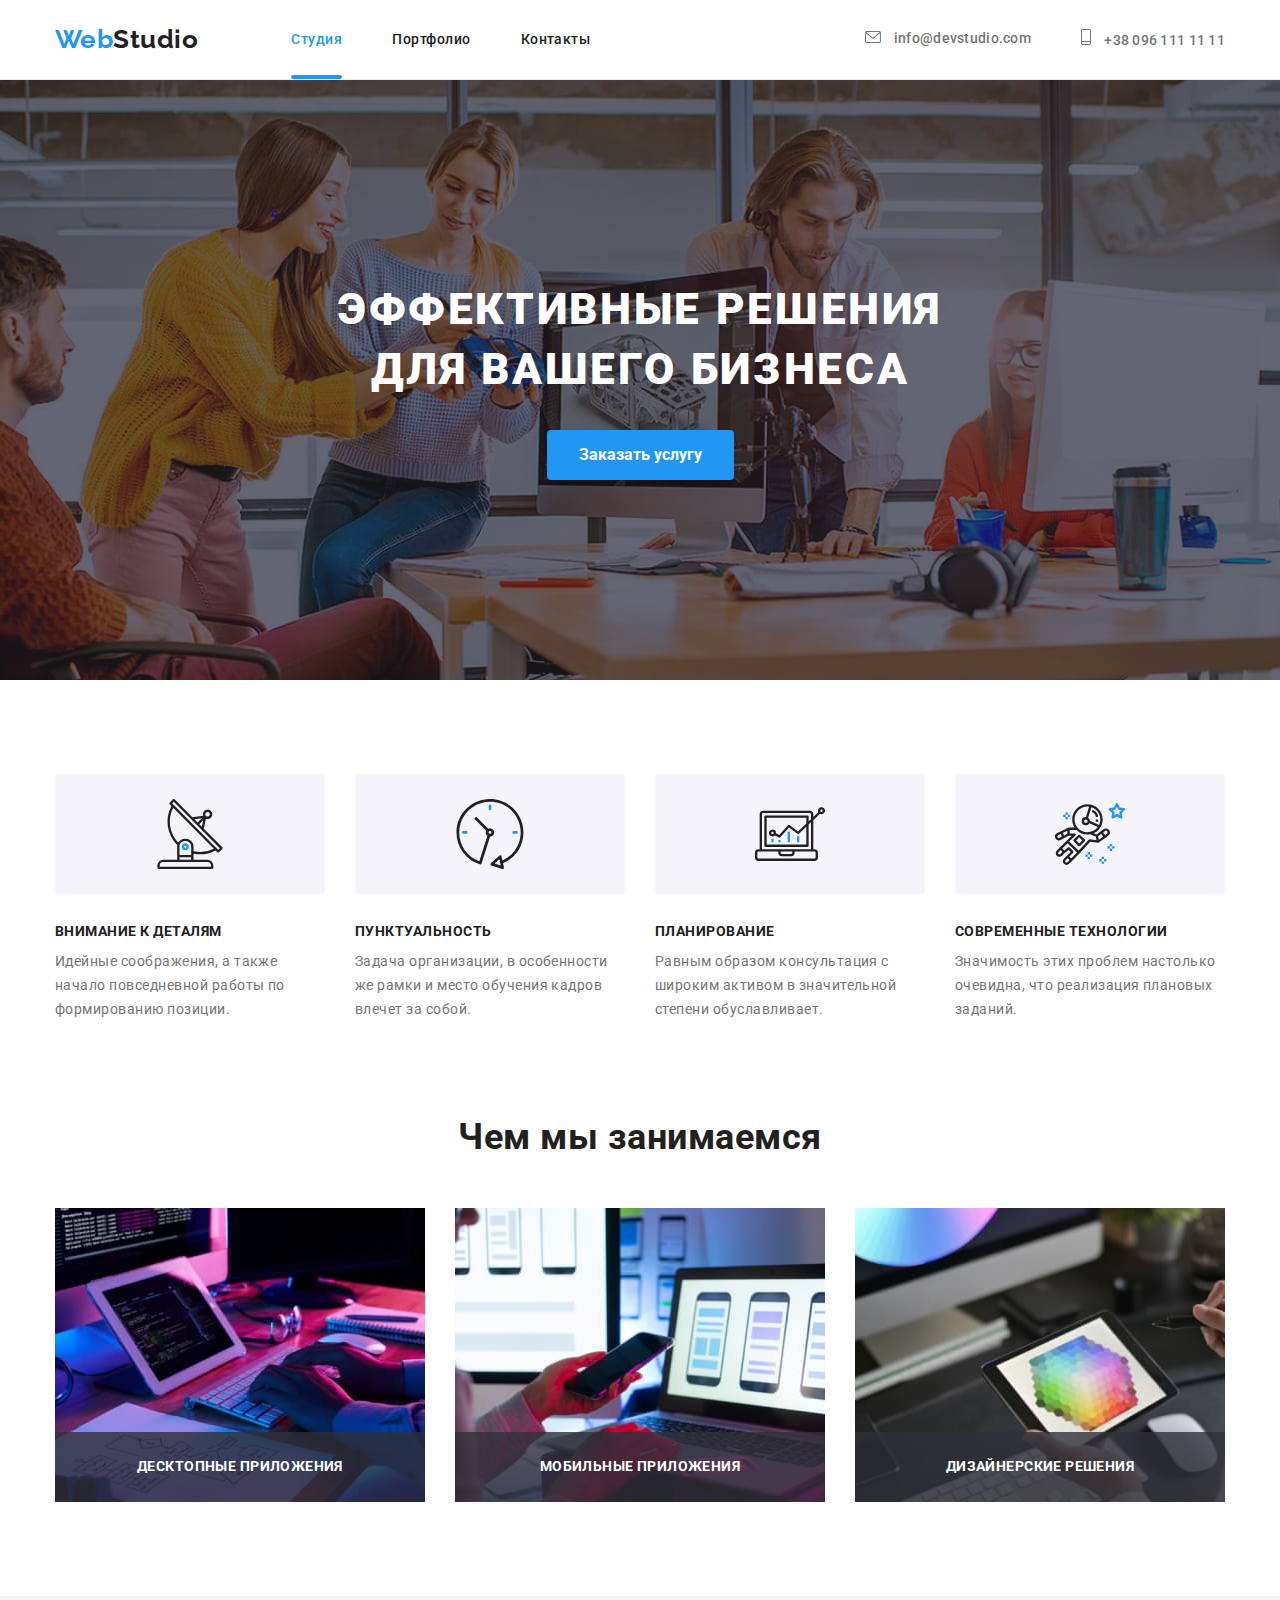
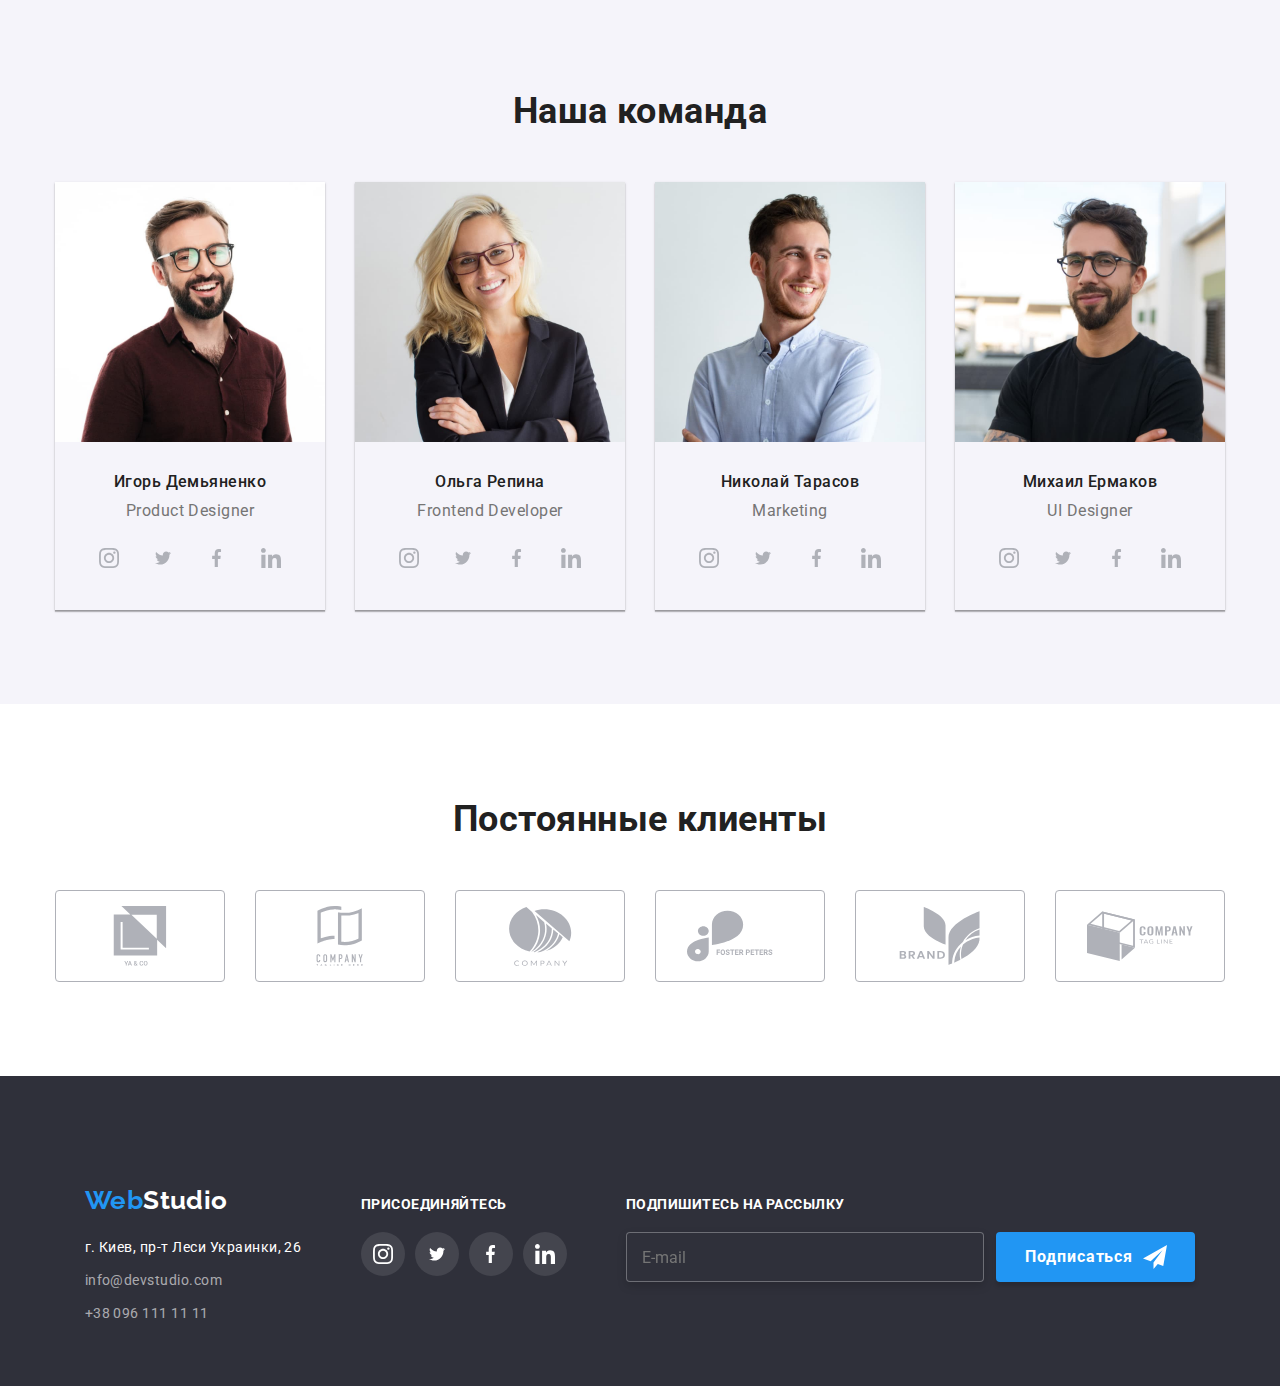
<file: index.html>
<!DOCTYPE html>
<html lang="ru">
  <head>
    <meta charset="UTF-8" />
    <meta http-equiv="X-UA-Compatible" content="IE=edge" />
    <meta name="viewport" content="width=device-width, initial-scale=1.0" />
    <title>Студия</title>
    <link rel="preconnect" href="https://fonts.googleapis.com" />
    <link rel="preconnect" href="https://fonts.gstatic.com" crossorigin />
    <link
      href="https://fonts.googleapis.com/css2?family=Raleway:wght@700&family=Roboto:wght@400;500;700;900&display=swap"
      rel="stylesheet"
    />
    <link
      rel="stylesheet"
      href="https://cdnjs.cloudflare.com/ajax/libs/modern-normalize/1.1.0/modern-normalize.min.css"
    />
    <!-- <link rel="stylesheet" href="./css/styles.css" /> -->
    <link rel="stylesheet" href="./css/main.min.css" />
  </head>

  <body>
    <!--главный блок навигации-->
    <!--Header-->

    <header class="header">
      <div class="container">
        <a href="" class="logo header__logo">
          <span class="logo-accent">Web</span>Studio
        </a>

        <nav class="nav">
          <ul class="nav__list list">
            <li class="nav__link">
              <a href="./index.html" class="link current">Студия</a>
            </li>
            <li class="nav__link">
              <a href="./portfolio.html" class="link">Портфолио</a>
            </li>
            <li class="nav__link">
              <a href="#" class="link">Контакты</a>
            </li>
          </ul>
        </nav>

        <!--Contact list-->
        <ul class="contact list">
          <li class="contact__item">
            <a href="mailto:info@devstudio.com" class="link">
              <svg class="envelope-icon" width="16" height="12">
                <use href="./images/icons.svg#icon-envelope"></use>
              </svg>
              info@devstudio.com
            </a>
          </li>
          <li class="contact__item">
            <a href="tel:+380961111111" class="link">
              <svg class="envelope-icon" width="10" height="16">
                <use href="./images/icons.svg#icon-telephone"></use>
              </svg>
              +38 096 111 11 11
            </a>
          </li>
        </ul>

        <!-- Contacts-mob-btn-->
        <!-- <div class="container"> -->
        <button class="mobile-btn menu-open-btn" type="button">
          <svg class="icon" width="40" height="40">
            <use href="./images/icons.svg#icon-menu"></use>
          </svg>
        </button>

        <!-- Contacts-mob-menu-->
        <div class="mob-menu is-hidden">
          <div class="container">
            <button type="button" class="mob-close-btn menu-close-btn">
              <svg class="icon-close" width="18" height="18">
                <use href="./images/icons.svg#icon-close"></use>
              </svg>
            </button>
            <div class="mob-menu-top">
              <ul class="mob-menu-list list">
                <li class="mob-menu-item">
                  <a href="./index.html" class="mob-menu-link current"
                    >Студия</a
                  >
                </li>
                <li class="mob-menu-item">
                  <a href="./portfolio.html" class="mob-menu-link">Портфолио</a>
                </li>
                <li class="mob-menu-item">
                  <a href="#" class="mob-menu-link">Контакты</a>
                </li>
              </ul>
            </div>
            <!-- Contacts-mob -->
            <div class="mob-menu-bottom">
              <ul class="mob-contact list">
                <li class="mob-contact__item">
                  <a href="tel:+380961111111" class="mob-contact__tel link">
                    +38 096 111 11 11
                  </a>
                </li>
                <li class="mob-contact__item">
                  <a
                    href="mailto:info@devstudio.com"
                    class="mob-contact__mail link"
                  >
                    info@devstudio.com
                  </a>
                </li>
              </ul>

              <ul class="mob-soc-list list">
                <li class="mob-soc-list__item">
                  <a href="" class="mob-soc-list__link"> Instagram </a>
                </li>
                <li class="mob-soc-list__item">
                  <a href="" class="mob-soc-list__link"> Twitter </a>
                </li>

                <li class="mob-soc-list__item">
                  <a href="" class="mob-soc-list__link"> Facebook </a>
                </li>
                <li class="mob-soc-list__item">
                  <a href="" class="mob-soc-list__link"> Linkedin </a>
                </li>
              </ul>
            </div>
          </div>
        </div>
      </div>
    </header>

    <!-- hero -->
    <main>
      <section class="hero">
        <div class="container">
          <h1 class="hero__title">Эффективные решения для вашего бизнеса</h1>
          <button type="button" class="hero__button" data-modal-open>
            Заказать услугу
          </button>
        </div>
      </section>

      <!-- Features -->
      <section class="features">
        <!--to hide h2-->
        <h2 style="display: none">Наши особенности</h2>
        <div class="container">
          <ul class="features-list list">
            <li class="features-list__item feature-icon feature-icon--satelite">
              <h3 class="features-list__title">Внимание к деталям</h3>
              <p class="features-list__text">
                Идейные соображения, а также начало повседневной работы по
                формированию позиции.
              </p>
            </li>

            <li class="features-list__item feature-icon feature-icon--clock">
              <h3 class="features-list__title">Пунктуальность</h3>
              <p class="features-list__text">
                Задача организации, в особенности же рамки и место обучения
                кадров влечет за собой.
              </p>
            </li>

            <li class="features-list__item feature-icon feature-icon--diagram">
              <h3 class="features-list__title">Планирование</h3>
              <p class="features-list__text">
                Равным образом консультация с широким активом в значительной
                степени обуславливает.
              </p>
            </li>

            <li
              class="features-list__item feature-icon feature-icon--astrounaut"
            >
              <h3 class="features-list__title">Современные технологии</h3>
              <p class="features-list__text">
                Значимость этих проблем настолько очевидна, что реализация
                плановых заданий.
              </p>
            </li>
          </ul>
        </div>
      </section>

      <!-- Photos -->
      <section class="section our-works">
        <div class="container">
          <h2 class="section__title">Чем мы занимаемся</h2>

          <ul class="cards-list list">
            <li class="cards-list__item">
              <div class="cards-list__top-wrap">
                <img
                  src="./images/img_1.jpg"
                  alt="Работа на компьютере"
                  width="370"
                />
                <p class="cards-list__top-text">десктопные приложения</p>
              </div>
            </li>
            <li class="cards-list__item">
              <div class="cards-list__top-wrap">
                <img
                  src="./images/img_2.jpg"
                  alt="Работа на компьютере и телефоне"
                  width="370"
                />
                <p class="cards-list__top-text">Мобильные приложения</p>
              </div>
            </li>
            <li class="cards-list__item">
              <div class="cards-list__top-wrap">
                <img
                  src="./images/img_3.jpg"
                  alt="Работа на компьютере и планшете"
                  width="370"
                />
                <p class="cards-list__top-text">Дизайнерские решения</p>
              </div>
            </li>
          </ul>
        </div>
      </section>

      <!--Our team-->
      <section class="team section">
        <div class="container">
          <h2 class="section__title">Наша команда</h2>
          <ul class="team-list list">
            <li class="team-list__item member">
              <picture>
                <source
                  srcset="
                    ./images/img_product_designer.jpg         1x,
                    ./images/img_product_designer-desk-2x.jpg 2x
                  "
                  media="(min-width: 1200px)"
                />
                <source
                  srcset="
                    ./images/img_product_designer-tab-1x.jpg 1x,
                    ./images/img_product_designer-tab-2x.jpg 2x
                  "
                  media="(min-width: 768px)"
                />
                <source
                  srcset="
                    ./images/img_product_designer-mob-1x.jpg 1x,
                    ./images/img_product_designer-mob-2x.jpg 2x
                  "
                  media="(min-width: 320px)"
                />
                <img
                  class="member__photo"
                  src="./images/img_product_designer.jpg"
                  alt="Product Designer"
                  width="270"
                />
              </picture>
              <!-- <img
                class="member__photo"
                src="./images/img_product_designer.jpg"
                alt="Product Designer"
                width="270"
              /> -->
              <div class="member__info">
                <h3 class="member__name">Игорь Демьяненко</h3>
                <p lang="en" class="member__position">Product Designer</p>

                <ul class="soc-list list">
                  <li class="soc-list__item">
                    <a href="" class="soc-list__link">
                      <svg class="icon" width="20" height="20">
                        <use href="./images/icons.svg#icon-instagram"></use>
                      </svg>
                    </a>
                  </li>
                  <li class="soc-list__item">
                    <a href="" class="soc-list__link">
                      <svg class="icon" width="16.25" height="20">
                        <use href="./images/icons.svg#icon-twitter"></use>
                      </svg>
                    </a>
                  </li>
                  <li class="soc-list__item">
                    <a href="" class="soc-list__link">
                      <svg class="icon" width="10" height="20">
                        <use href="./images/icons.svg#icon-facebook"></use>
                      </svg>
                    </a>
                  </li>

                  <li class="soc-list__item">
                    <a href="" class="soc-list__link">
                      <svg class="icon" width="20" height="20">
                        <use href="./images/icons.svg#icon-linkedin"></use>
                      </svg>
                    </a>
                  </li>
                </ul>
              </div>
            </li>
            <li class="team-list__item member">
              <picture>
                <source
                  srcset="
                    ./images/img_frontend_developer.jpg         1x,
                    ./images/img_frontend_developer-desk-2x.jpg 2x
                  "
                  media="(min-width: 1200px)"
                />
                <source
                  srcset="
                    ./images/img_frontend_developer-tab-1x.jpg 1x,
                    ./images/img_frontend_developer-tab-2x.jpg 2x
                  "
                  media="(min-width: 768px)"
                />
                <source
                  srcset="
                    ./images/img_frontend_developer-mob-1x.jpg 1x,
                    ./images/img_frontend_developer-mob-2x.jpg 2x
                  "
                  media="(min-width: 320px)"
                />
                <img
                  class="member__photo"
                  src="./images/img_frontend_developer.jpg"
                  alt="Frontend Developer"
                  width="270"
                />
              </picture>
              <!-- <img
                class="member__photo"
                src="./images/img_frontend_developer.jpg"
                alt="Frontend Developer"
                width="270"
              /> -->
              <div class="member__info">
                <h3 class="member__name">Ольга Репина</h3>
                <p lang="en" class="member__position">Frontend Developer</p>

                <ul class="soc-list list">
                  <li class="soc-list__item">
                    <a href="" class="soc-list__link">
                      <svg class="icon" width="20" height="20">
                        <use href="./images/icons.svg#icon-instagram"></use>
                      </svg>
                    </a>
                  </li>
                  <li class="soc-list__item">
                    <a href="" class="soc-list__link">
                      <svg class="icon" width="16.25" height="20">
                        <use href="./images/icons.svg#icon-twitter"></use>
                      </svg>
                    </a>
                  </li>
                  <li class="soc-list__item">
                    <a href="" class="soc-list__link">
                      <svg class="icon" width="10" height="20">
                        <use href="./images/icons.svg#icon-facebook"></use>
                      </svg>
                    </a>
                  </li>
                  <li class="soc-list__item">
                    <a href="" class="soc-list__link">
                      <svg class="icon" width="20" height="20">
                        <use href="./images/icons.svg#icon-linkedin"></use>
                      </svg>
                    </a>
                  </li>
                </ul>
              </div>
            </li>
            <li class="team-list__item member">
              <picture>
                <source
                  srcset="
                    ./images/img_marketing.jpg         1x,
                    ./images/img_marketing-desk-2x.jpg 2x
                  "
                  media="(min-width: 1200px)"
                />
                <source
                  srcset="
                    ./images/img_marketing-tab-1x.jpg 1x,
                    ./images/img_marketing-tab-2x.jpg 2x
                  "
                  media="(min-width: 768px)"
                />
                <source
                  srcset="
                    ./images/img_marketing-mob-1x.jpg 1x,
                    ./images/img_marketing-mob-2x.jpg 2x
                  "
                  media="(min-width: 320px)"
                />
                <img
                  class="member__photo"
                  src="./images/img_marketing.jpg"
                  alt="Marketing"
                  width="270"
                />
              </picture>
              <!-- <img
                class="member__photo"
                src="./images/img_marketing.jpg"
                alt="Marketing"
                width="270"
              /> -->
              <div class="member__info">
                <h3 class="member__name">Николай Тарасов</h3>
                <p lang="en" class="member__position">Marketing</p>
                <ul class="soc-list list">
                  <li class="soc-list__item">
                    <a href="" class="soc-list__link">
                      <svg class="icon" width="20" height="20">
                        <use href="./images/icons.svg#icon-instagram"></use>
                      </svg>
                    </a>
                  </li>
                  <li class="soc-list__item">
                    <a href="" class="soc-list__link">
                      <svg class="icon" width="16.25" height="20">
                        <use href="./images/icons.svg#icon-twitter"></use>
                      </svg>
                    </a>
                  </li>

                  <li class="soc-list__item">
                    <a href="" class="soc-list__link">
                      <svg class="icon" width="10" height="20">
                        <use href="./images/icons.svg#icon-facebook"></use>
                      </svg>
                    </a>
                  </li>
                  <li class="soc-list__item">
                    <a href="" class="soc-list__link">
                      <svg class="icon" width="20" height="20">
                        <use href="./images/icons.svg#icon-linkedin"></use>
                      </svg>
                    </a>
                  </li>
                </ul>
              </div>
            </li>

            <li class="team-list__item member">
              <picture>
                <source
                  srcset="
                    ./images/img_ui_designer.jpg         1x,
                    ./images/img_ui_designer-desk-2x.jpg 2x
                  "
                  media="(min-width: 1200px)"
                />
                <source
                  srcset="
                    ./images/img_ui_designer-tab-1x.jpg 1x,
                    ./images/img_ui_designer-tab-2x.jpg 2x
                  "
                  media="(min-width: 768px)"
                />
                <source
                  srcset="
                    ./images/img_ui_designer-mob-1x.jpg 1x,
                    ./images/img_ui_designer-mob-2x.jpg 2x
                  "
                  media="(min-width: 320px)"
                />
                <img
                  class="member__photo"
                  src="./images/img_ui_designer.jpg"
                  alt="UI Designer"
                  width="270"
                />
              </picture>
              <!-- <img
                class="member__photo"
                src="./images/img_ui_designer.jpg"
                alt="UI Designer"
                width="270"
              /> -->
              <div class="member__info">
                <h3 class="member__name">Михаил Ермаков</h3>
                <p lang="en" class="member__position">UI Designer</p>
                <ul class="soc-list list">
                  <li class="soc-list__item">
                    <a href="" class="soc-list__link">
                      <svg class="icon" width="20" height="20">
                        <use href="./images/icons.svg#icon-instagram"></use>
                      </svg>
                    </a>
                  </li>
                  <li class="soc-list__item">
                    <a href="" class="soc-list__link">
                      <svg class="icon" width="16.25" height="20">
                        <use href="./images/icons.svg#icon-twitter"></use>
                      </svg>
                    </a>
                  </li>
                  <li class="soc-list__item">
                    <a href="" class="soc-list__link">
                      <svg class="icon" width="10" height="20">
                        <use href="./images/icons.svg#icon-facebook"></use>
                      </svg>
                    </a>
                  </li>
                  <li class="soc-list__item">
                    <a href="" class="soc-list__link">
                      <svg class="icon" width="20" height="20">
                        <use href="./images/icons.svg#icon-linkedin"></use>
                      </svg>
                    </a>
                  </li>
                </ul>
              </div>
            </li>
          </ul>
        </div>
      </section>

      <!--Our clients-->
      <section class="clients section">
        <div class="container">
          <h2 class="section__title">Постоянные клиенты</h2>
          <ul class="client-list list">
            <li class="client-list__item client">
              <a class="client__logo" href="">
                <svg class="client__icon" width="106" height="60">
                  <use href="./images/icons.svg#icon-client1"></use>
                </svg>
              </a>
            </li>
            <li class="client-list__item client">
              <a class="client__logo" href="">
                <svg class="client__icon" width="106" height="60">
                  <use href="./images/icons.svg#icon-client2"></use>
                </svg>
              </a>
            </li>
            <li class="client-list__item client">
              <a class="client__logo" href="">
                <svg class="client__icon" width="106" height="60">
                  <use href="./images/icons.svg#icon-client3"></use>
                </svg>
              </a>
            </li>
            <li class="client-list__item client">
              <a class="client__logo" href="">
                <svg class="client__icon" width="106" height="60">
                  <use href="./images/icons.svg#icon-client4"></use>
                </svg>
              </a>
            </li>
            <li class="client-list__item client">
              <a class="client__logo" href="">
                <svg class="client__icon" width="106" height="60">
                  <use href="./images/icons.svg#icon-client5"></use>
                </svg>
              </a>
            </li>
            <li class="client-list__item client client">
              <a class="client__logo" href="">
                <svg class="client__icon" width="106" height="60">
                  <use href="./images/icons.svg#icon-client6"></use>
                </svg>
              </a>
            </li>
          </ul>
        </div>
      </section>
    </main>

    <!-- Footer -->
    <footer class="footer">
      <div class="container">
        <div class="ft-contact-wrapper">
          <a href="" class="logo logo--white footer__logo">
            <span class="logo-accent">Web</span>Studio
          </a>
          <!-- Footer contacts -->
          <address class="address">г. Киев, пр-т Леси Украинки, 26</address>

          <ul class="ft-contact list">
            <li class="ft-contact__item">
              <a href="mailto:info@devstudio.com" class="link">
                info@devstudio.com
              </a>
            </li>
            <li class="ft-contact__item">
              <a href="tel:+380961111111" class="link">+38 096 111 11 11</a>
            </li>
          </ul>
        </div>
        <div class="footer-social-wrapper">
          <h2 class="footer-title">присоединяйтесь</h2>
          <ul class="soc-list list">
            <li class="soc-list__item">
              <a href="" class="soc-list__link">
                <svg class="icon" width="20" height="20">
                  <use href="./images/icons.svg#icon-instagram"></use>
                </svg>
              </a>
            </li>
            <li class="soc-list__item">
              <a href="" class="soc-list__link">
                <svg class="icon" width="16.25" height="20">
                  <use href="./images/icons.svg#icon-twitter"></use>
                </svg>
              </a>
            </li>

            <li class="soc-list__item">
              <a href="" class="soc-list__link">
                <svg class="icon" width="10" height="20">
                  <use href="./images/icons.svg#icon-facebook"></use>
                </svg>
              </a>
            </li>
            <li class="soc-list__item">
              <a href="" class="soc-list__link">
                <svg class="icon" width="20" height="20">
                  <use href="./images/icons.svg#icon-linkedin"></use>
                </svg>
              </a>
            </li>
          </ul>
        </div>
        <!-- -------------------------Footer-form---------------------------- -->
        <div class="footer-social-form">
          <h2 class="footer-title">подпишитесь на рассылку</h2>
          <form class="footer-form">
            <div class="ft-form-field">
              <input
                class="ft-form-input"
                type="email"
                name="email"
                id="email"
                placeholder="E-mail"
              />
            </div>
            <button class="form-button ft-btn" type="submit">
              Подписаться
              <svg class="ft-form-icon" width="24" height="24">
                <use href="./images/icons.svg#icon-send"></use>
              </svg>
            </button>
          </form>
        </div>
      </div>
    </footer>

    <!-- Modal window -->
    <div class="backdrop is-hidden" data-modal>
      <div class="modal">
        <button type="button" class="close-btn" data-modal-close>
          <svg class="icon-close" width="18" height="18">
            <use href="./images/icons.svg#icon-close"></use>
          </svg>
        </button>

        <p class="form-title">Оставьте свои данные, мы вам перезвоним</p>
        <form>
          <div class="form-field">
            <label class="form-label" for="user-name">Имя</label>
            <div class="input-wrap">
              <input
                class="form-input"
                type="text"
                name="user-name"
                id="user-name"
              />

              <svg class="form-icon" width="18" height="18">
                <use href="./images/icons.svg#person-black"></use>
              </svg>
            </div>
          </div>

          <div class="form-field">
            <label class="form-label" for="user-tel">Телефон</label>
            <div class="input-wrap">
              <input
                class="form-input"
                type="tel"
                name="user-tel"
                id="user-tel"
              />
              <svg class="form-icon" width="18" height="18">
                <use href="./images/icons.svg#phone-black"></use>
              </svg>
            </div>
          </div>

          <div class="form-field">
            <label class="form-label" for="user-email">Почта</label>
            <div class="input-wrap">
              <input
                class="form-input"
                type="email"
                name="user-email"
                id="user-email"
              />
              <svg class="form-icon" width="18" height="18">
                <use href="./images/icons.svg#email-black"></use>
              </svg>
            </div>
          </div>

          <div class="form-field">
            <label class="form-label" for="user-comment">Комментарий</label>
            <textarea
              class="comment"
              name="user-comment"
              id="user-comment"
              placeholder="Введите текст"
            ></textarea>
          </div>

          <div class="agreement-box">
            <input
              type="checkbox"
              name="agreement"
              value="agreement"
              id="agreement"
              class="form-check visually-hidden"
            />
            <label for="agreement" class="form-label check-text">
              Соглашаюсь с рассылкой и принимаю&#160;
              <a class="form-agreement-link" href="#">Условия договора</a>
            </label>
          </div>

          <button class="form-button" type="submit">Отправить</button>
        </form>
      </div>
    </div>
    <script src="./js/modal.js"></script>
    <script src="./js/menu.js"></script>
  </body>
</html>
</file>
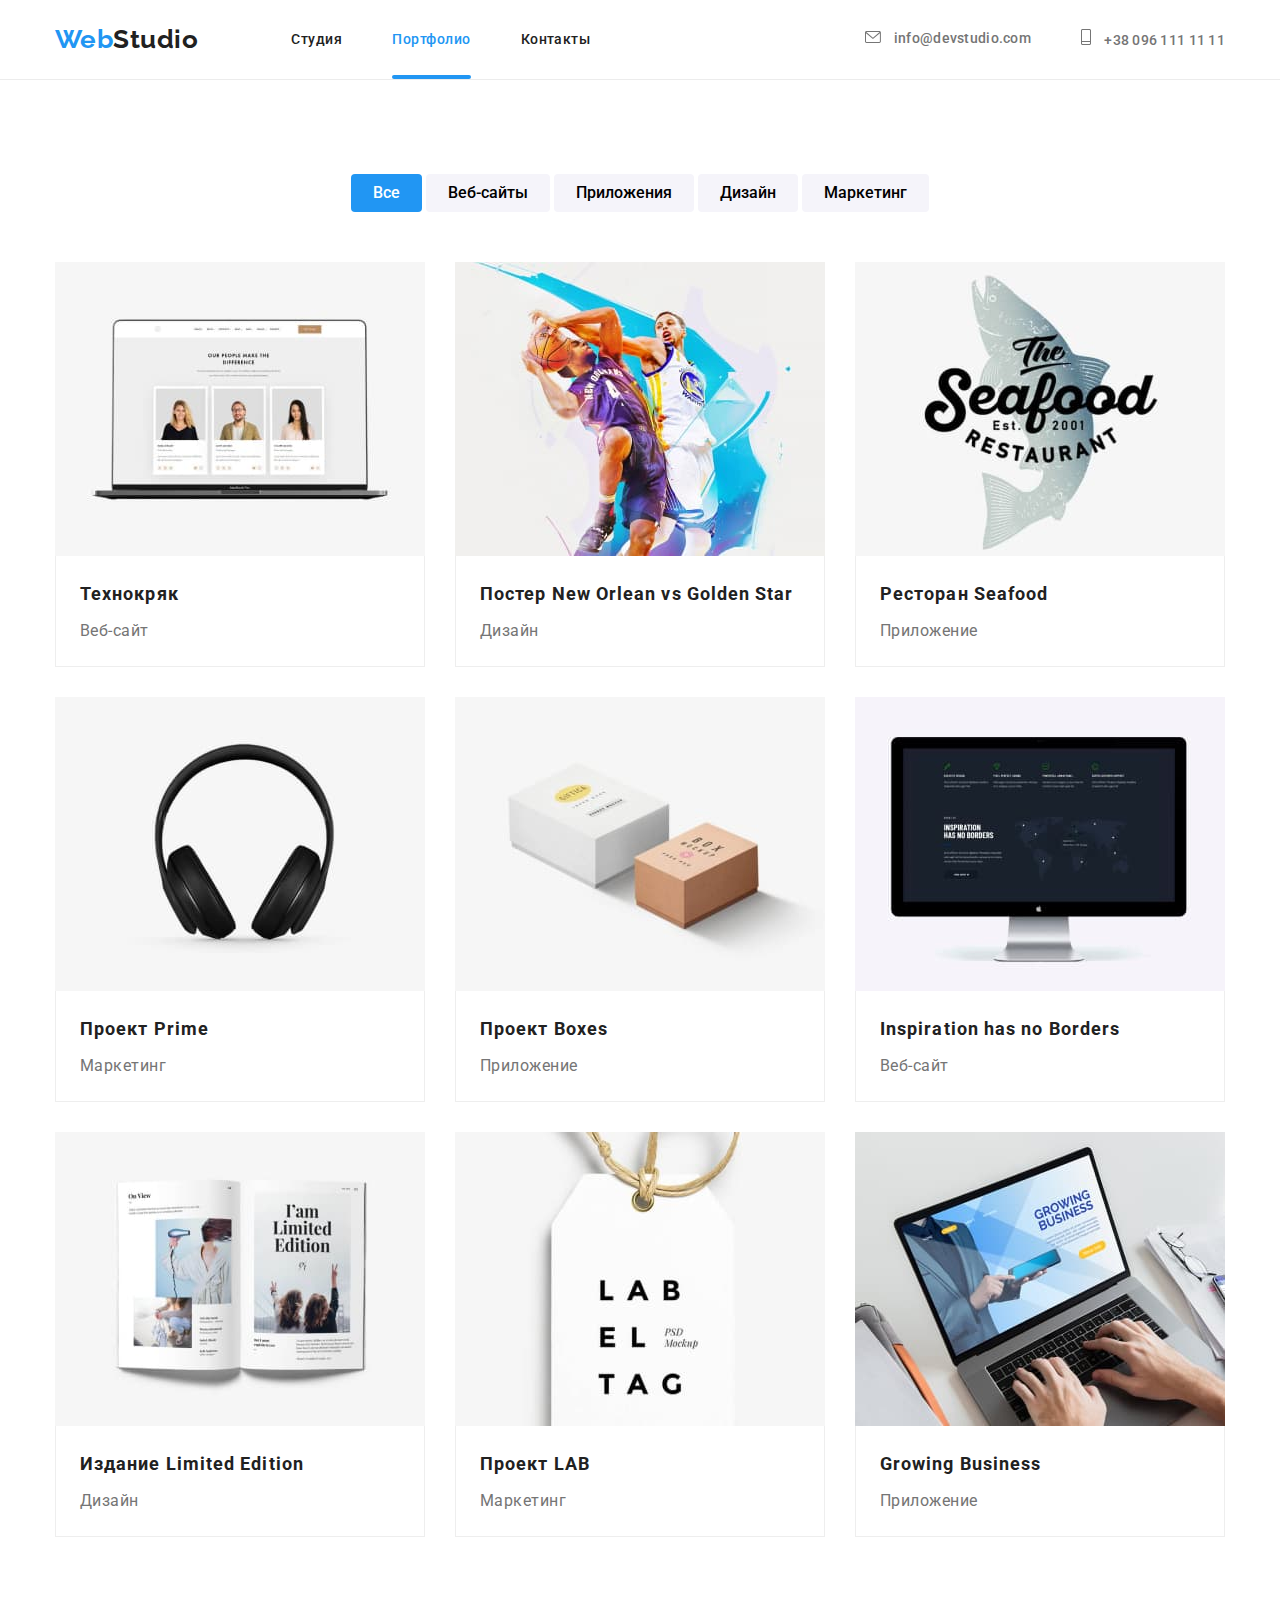
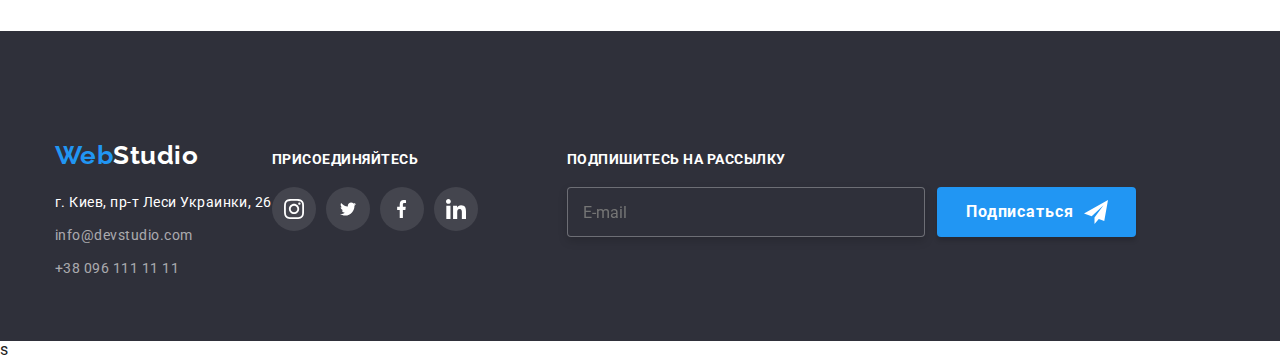
<file: portfolio.html>
<!DOCTYPE html>
<html lang="ru">
  <head>
    <meta charset="UTF-8" />
    <meta http-equiv="X-UA-Compatible" content="IE=edge" />
    <meta name="viewport" content="width=device-width, initial-scale=1.0" />
    <title>Портфолио</title>
    <link rel="preconnect" href="https://fonts.googleapis.com" />
    <link rel="preconnect" href="https://fonts.gstatic.com" crossorigin />
    <link
      href="https://fonts.googleapis.com/css2?family=Raleway:wght@700&family=Roboto:wght@400;500;700;900&display=swap"
      rel="stylesheet"
    />
    <link
      rel="stylesheet"
      href="https://cdnjs.cloudflare.com/ajax/libs/modern-normalize/1.1.0/modern-normalize.min.css"
    />
    <!-- <link rel="stylesheet" href="./css/styles.css" /> -->
    <link rel="stylesheet" href="./css/main.min.css" />
  </head>
  <body>
    <!--главный блок навигации-->
    <!--Header-->

    <header class="header">
      <div class="container">
        <a href="" class="logo header__logo">
          <span class="logo-accent">Web</span>Studio
        </a>

        <nav class="nav">
          <ul class="nav__list list">
            <li class="nav__link">
              <a href="./index.html" class="link">Студия</a>
            </li>
            <li class="nav__link">
              <a href="./portfolio.html" class="link current">Портфолио</a>
            </li>
            <li class="nav__link">
              <a href="#" class="link">Контакты</a>
            </li>
          </ul>
        </nav>

        <!--Contact list-->
        <ul class="contact list">
          <li class="contact__item">
            <a href="mailto:info@devstudio.com" class="link">
              <svg class="envelope-icon" width="16" height="12">
                <use href="./images/icons.svg#icon-envelope"></use>
              </svg>
              info@devstudio.com
            </a>
          </li>
          <li class="contact__item">
            <a href="tel:+380961111111" class="link">
              <svg class="envelope-icon" width="10" height="16">
                <use href="./images/icons.svg#icon-telephone"></use>
              </svg>
              +38 096 111 11 11
            </a>
          </li>
        </ul>

        <!-- Contacts-mob-btn-->
        <!-- <div class="container"> -->
        <button class="mobile-btn menu-open-btn" type="button">
          <svg class="icon" width="40" height="40">
            <use href="./images/icons.svg#icon-menu"></use>
          </svg>
        </button>

        <!-- Contacts-mob-menu-->
        <div class="mob-menu is-hidden">
          <div class="container">
            <button type="button" class="mob-close-btn menu-close-btn">
              <svg class="icon-close" width="18" height="18">
                <use href="./images/icons.svg#icon-close"></use>
              </svg>
            </button>
            <div class="mob-menu-top">
              <ul class="mob-menu-list list">
                <li class="mob-menu-item">
                  <a href="./index.html" class="mob-menu-link">Студия</a>
                </li>
                <li class="mob-menu-item">
                  <a href="./portfolio.html" class="mob-menu-link current"
                    >Портфолио</a
                  >
                </li>
                <li class="mob-menu-item">
                  <a href="#" class="mob-menu-link">Контакты</a>
                </li>
              </ul>
            </div>
            <!-- Contacts-mob -->
            <div class="mob-menu-bottom">
              <ul class="mob-contact list">
                <li class="mob-contact__item">
                  <a href="tel:+380961111111" class="mob-contact__tel link">
                    +38 096 111 11 11
                  </a>
                </li>
                <li class="mob-contact__item">
                  <a
                    href="mailto:info@devstudio.com"
                    class="mob-contact__mail link"
                  >
                    info@devstudio.com
                  </a>
                </li>
              </ul>

              <ul class="mob-soc-list list">
                <li class="mob-soc-list__item">
                  <a href="" class="mob-soc-list__link"> Instagram </a>
                </li>
                <li class="mob-soc-list__item">
                  <a href="" class="mob-soc-list__link"> Twitter </a>
                </li>

                <li class="mob-soc-list__item">
                  <a href="" class="mob-soc-list__link"> Facebook </a>
                </li>
                <li class="mob-soc-list__item">
                  <a href="" class="mob-soc-list__link"> Linkedin </a>
                </li>
              </ul>
            </div>
          </div>
        </div>
      </div>
    </header>
    <!-- Filters -->

    <main>
      <!--to hide h1-->
      <h1 style="display: none">Портфолио</h1>

      <!-- Projects -->
      <section class="section">
        <div class="container">
          <ul class="filter-list list">
            <li class="filter-list_item">
              <button type="button" class="button current">Все</button>
            </li>
            <li class="filter-list_item">
              <button type="button" class="button">Веб-сайты</button>
            </li>
            <li class="filter-list_item">
              <button type="button" class="button">Приложения</button>
            </li>
            <li class="filter-list_item">
              <button type="button" class="button">Дизайн</button>
            </li>
            <li class="filter-list_item">
              <button type="button" class="button">Маркетинг</button>
            </li>
          </ul>

          <ul class="project-list list">
            <li class="project">
              <a href="#" class="project__link">
                <div class="project__top-wrap">
                  <picture>
                    <source
                      srcset="
                        ./images/technokryak.jpg            1x,
                        ./images/desktop-technokryak-2x.jpg 2x
                      "
                      media="(min-width: 1200px)"
                    />
                    <source
                      srcset="
                        ./images/tab-technokryak-1x.jpg 1x,
                        ./images/tab-technokryak-2x.jpg 2x
                      "
                      media="(min-width: 768px)"
                    />
                    <source
                      srcset="
                        ./images/mob-technokryak-1x.jpg 1x,
                        ./images/mob-technokryak-2x.jpg 2x
                      "
                      media="(min-width: 320px)"
                    />
                    <img
                      src="./images/technokryak.jpg"
                      alt="Технокряк"
                      class="project-photo"
                    />
                  </picture>
                  <!-- <img
                    src="./images/technokryak.jpg"
                    alt="Технокряк"
                    class="project-photo"
                  /> -->
                  <p class="project__top-text">
                    Ресурс предлагает комплексные предложения с разным уровнем
                    функционала и сервисов. Все это позволит посетителю получить
                    исчерпывающие сведения о компании или частном лице.
                  </p>
                </div>
                <div class="project__info">
                  <h2 class="project__title">Технокряк</h2>
                  <p class="project__item">Веб-сайт</p>
                </div>
              </a>
            </li>

            <li class="project">
              <a href="#" class="project__link">
                <div class="project__top-wrap">
                  <picture>
                    <source
                      srcset="
                        ./images/poster.jpg         1x,
                        ./images/poster-desk-2x.jpg 2x
                      "
                      media="(min-width: 1200px)"
                    />
                    <source
                      srcset="
                        ./images/poster-tab-1x.jpg 1x,
                        ./images/poster-tab-2x.jpg 2x
                      "
                      media="(min-width: 768px)"
                    />
                    <source
                      srcset="
                        ./images/poster-mob-1x.jpg 1x,
                        ./images/poster-mob-2x.jpg 2x
                      "
                      media="(min-width: 320px)"
                    />
                    <img
                      src="./images/poster.jpg"
                      alt="Постер New Orlean vs Golden Star"
                      class="project-photo"
                    />
                  </picture>
                  <!-- <img
                    src="./images/poster.jpg"
                    alt="Постер New Orlean vs Golden Star"
                    class="project-photo"
                  /> -->
                  <p class="project__top-text">
                    Ресурс предлагает комплексные предложения с разным уровнем
                    функционала и сервисов. Все это позволит посетителю получить
                    исчерпывающие сведения о компании или частном лице.
                  </p>
                </div>

                <div class="project__info">
                  <h2 class="project__title">
                    Постер New Orlean vs Golden Star
                  </h2>
                  <p class="project__item">Дизайн</p>
                </div>
              </a>
            </li>

            <li class="project">
              <a href="#" class="project__link">
                <div class="project__top-wrap">
                  <picture>
                    <source
                      srcset="
                        ./images/restaurant.jpg         1x,
                        ./images/restaurant-desk-2x.jpg 2x
                      "
                      media="(min-width: 1200px)"
                    />
                    <source
                      srcset="
                        ./images/restaurant-tab-1x.jpg 1x,
                        ./images/restaurant-tab-2x.jpg 2x
                      "
                      media="(min-width: 768px)"
                    />
                    <source
                      srcset="
                        ./images/restaurant-mob-1x.jpg 1x,
                        ./images/restaurant-mob-2x.jpg 2x
                      "
                      media="(min-width: 320px)"
                    />
                    <img
                      src="./images/restaurant.jpg"
                      alt="Ресторан Seafood"
                      class="project-photo"
                    />
                  </picture>
                  <!-- <img
                    src="./images/restaurant.jpg"
                    alt="Ресторан Seafood"
                    class="project-photo"
                  /> -->
                  <p class="project__top-text">
                    Ресурс предлагает комплексные предложения с разным уровнем
                    функционала и сервисов. Все это позволит посетителю получить
                    исчерпывающие сведения о компании или частном лице.
                  </p>
                </div>
                <div class="project__info">
                  <h2 class="project__title">Ресторан Seafood</h2>
                  <p class="project__item">Приложение</p>
                </div>
              </a>
            </li>

            <li class="project">
              <a href="#" class="project__link">
                <div class="project__top-wrap">
                  <picture>
                    <source
                      srcset="
                        ./images/project_prime.jpg         1x,
                        ./images/project_prime-desk-2x.jpg 2x
                      "
                      media="(min-width: 1200px)"
                    />
                    <source
                      srcset="
                        ./images/project_prime-tab-1x.jpg 1x,
                        ./images/project_prime-tab-2x.jpg 2x
                      "
                      media="(min-width: 768px)"
                    />
                    <source
                      srcset="
                        ./images/project_prime-mob-1x.jpg 1x,
                        ./images/project_prime-mob-2x.jpg 2x
                      "
                      media="(min-width: 320px)"
                    />
                    <img
                      src="./images/project_prime.jpg"
                      alt="Проект Prime"
                      class="project-photo"
                    />
                  </picture>
                  <!-- <img
                    src="./images/project_prime.jpg"
                    alt="Проект Prime"
                    class="project-photo"
                  /> -->
                  <p class="project__top-text">
                    Ресурс предлагает комплексные предложения с разным уровнем
                    функционала и сервисов. Все это позволит посетителю получить
                    исчерпывающие сведения о компании или частном лице.
                  </p>
                </div>
                <div class="project__info">
                  <h2 class="project__title">Проект Prime</h2>
                  <p class="project__item">Маркетинг</p>
                </div>
              </a>
            </li>

            <li class="project">
              <a href="#" class="project__link">
                <div class="project__top-wrap">
                  <picture>
                    <source
                      srcset="
                        ./images/project_boxes.jpg         1x,
                        ./images/project_boxes-desk-2x.jpg 2x
                      "
                      media="(min-width: 1200px)"
                    />
                    <source
                      srcset="
                        ./images/project_boxes-tab-1x.jpg 1x,
                        ./images/project_boxes-tab-2x.jpg 2x
                      "
                      media="(min-width: 768px)"
                    />
                    <source
                      srcset="
                        ./images/project_boxes-mob-1x.jpg 1x,
                        ./images/project_boxes-mob-2x.jpg 2x
                      "
                      media="(min-width: 320px)"
                    />
                    <img
                      src="./images/project_boxes.jpg"
                      alt="Проект Boxes"
                      class="project-photo"
                    />
                  </picture>
                  <!-- <img
                    src="./images/project_boxes.jpg"
                    alt="Проект Boxes"
                    class="project-photo"
                  /> -->
                  <p class="project__top-text">
                    Ресурс предлагает комплексные предложения с разным уровнем
                    функционала и сервисов. Все это позволит посетителю получить
                    исчерпывающие сведения о компании или частном лице.
                  </p>
                </div>
                <div class="project__info">
                  <h2 class="project__title">Проект Boxes</h2>
                  <p class="project__item">Приложение</p>
                </div>
              </a>
            </li>

            <li class="project">
              <a href="#" class="project__link">
                <div class="project__top-wrap">
                  <picture>
                    <source
                      srcset="
                        ./images/inspiration.jpg         1x,
                        ./images/inspiration-desk-2x.jpg 2x
                      "
                      media="(min-width: 1200px)"
                    />
                    <source
                      srcset="
                        ./images/inspiration-tab-1x.jpg 1x,
                        ./images/inspiration-tab-2x.jpg 2x
                      "
                      media="(min-width: 768px)"
                    />
                    <source
                      srcset="
                        ./images/inspiration-mob-1x.jpg 1x,
                        ./images/inspiration-mob-2x.jpg 2x
                      "
                      media="(min-width: 320px)"
                    />
                    <img
                      src="./images/inspiration.jpg"
                      alt="Inspiration has no Borders"
                      class="project-photo"
                    />
                  </picture>
                  <!-- <img
                    src="./images/inspiration.jpg"
                    alt="Inspiration has no Borders"
                    class="project-photo"
                  /> -->
                  <p class="project__top-text">
                    Ресурс предлагает комплексные предложения с разным уровнем
                    функционала и сервисов. Все это позволит посетителю получить
                    исчерпывающие сведения о компании или частном лице.
                  </p>
                </div>
                <div class="project__info">
                  <h2 lang="en" class="project__title">
                    Inspiration has no Borders
                  </h2>
                  <p class="project__item">Веб-сайт</p>
                </div>
              </a>
            </li>

            <li class="project">
              <a href="#" class="project__link">
                <div class="project__top-wrap">
                  <picture>
                    <source
                      srcset="
                        ./images/limited_edition.jpg         1x,
                        ./images/limited_edition-desk-2x.jpg 2x
                      "
                      media="(min-width: 1200px)"
                    />
                    <source
                      srcset="
                        ./images/limited_edition-tab-1x.jpg 1x,
                        ./images/limited_edition-tab-2x.jpg 2x
                      "
                      media="(min-width: 768px)"
                    />
                    <source
                      srcset="
                        ./images/limited_edition-mob-1x.jpg 1x,
                        ./images/limited_edition-mob-2x.jpg 2x
                      "
                      media="(min-width: 320px)"
                    />
                    <img
                      src="./images/limited_edition.jpg"
                      alt="Издание Limited Edition"
                      class="project-photo"
                    />
                  </picture>
                  <!-- <img
                    src="./images/limited_edition.jpg"
                    alt="Издание Limited Edition"
                    class="project-photo"
                  /> -->
                  <p class="project__top-text">
                    Ресурс предлагает комплексные предложения с разным уровнем
                    функционала и сервисов. Все это позволит посетителю получить
                    исчерпывающие сведения о компании или частном лице.
                  </p>
                </div>
                <div class="project__info">
                  <h2 class="project__title">Издание Limited Edition</h2>
                  <p class="project__item">Дизайн</p>
                </div>
              </a>
            </li>

            <li class="project">
              <a href="#" class="project__link">
                <div class="project__top-wrap">
                  <picture>
                    <source
                      srcset="
                        ./images/project_lab.jpg         1x,
                        ./images/project_lab-desk-2x.jpg 2x
                      "
                      media="(min-width: 1200px)"
                    />
                    <source
                      srcset="
                        ./images/project_lab-tab-1x.jpg 1x,
                        ./images/project_lab-tab-2x.jpg 2x
                      "
                      media="(min-width: 768px)"
                    />
                    <source
                      srcset="
                        ./images/project_lab-mob-1x.jpg 1x,
                        ./images/project_lab-mob-2x.jpg 2x
                      "
                      media="(min-width: 320px)"
                    />
                    <img
                      src="./images/project_lab.jpg"
                      alt="Проект LAB"
                      class="project-photo"
                    />
                  </picture>
                  <!-- <img
                    src="./images/project_lab.jpg"
                    alt="Проект LAB"
                    class="project-photo"
                  /> -->
                  <p class="project__top-text">
                    Ресурс предлагает комплексные предложения с разным уровнем
                    функционала и сервисов. Все это позволит посетителю получить
                    исчерпывающие сведения о компании или частном лице.
                  </p>
                </div>
                <div class="project__info">
                  <h2 class="project__title">Проект LAB</h2>
                  <p class="project__item">Маркетинг</p>
                </div>
              </a>
            </li>

            <li class="project">
              <a href="#" class="project__link">
                <div class="project__top-wrap">
                  <picture>
                    <source
                      srcset="
                        ./images/growing_business.jpg         1x,
                        ./images/growing_business-desk-2x.jpg 2x
                      "
                      media="(min-width: 1200px)"
                    />
                    <source
                      srcset="
                        ./images/growing_business-tab-1x.jpg 1x,
                        ./images/growing_business-tab-2x.jpg 2x
                      "
                      media="(min-width: 768px)"
                    />
                    <source
                      srcset="
                        ./images/growing_business-mob-1x.jpg 1x,
                        ./images/growing_business-mob-2x.jpg 2x
                      "
                      media="(min-width: 320px)"
                    />
                    <img
                      src="./images/growing_business.jpg"
                      alt="Growing Business"
                      class="project-photo"
                    />
                  </picture>
                  <!-- <img
                    src="./images/growing_business.jpg"
                    alt="Growing Business"
                    class="project-photo"
                  /> -->
                  <p class="project__top-text">
                    Ресурс предлагает комплексные предложения с разным уровнем
                    функционала и сервисов. Все это позволит посетителю получить
                    исчерпывающие сведения о компании или частном лице.
                  </p>
                </div>
                <div class="project__info">
                  <h2 lang="en" class="project__title">Growing Business</h2>
                  <p class="project__item">Приложение</p>
                </div>
              </a>
            </li>
          </ul>
        </div>
      </section>
    </main>

    <!-- Footer -->
    <footer class="footer">
      <div class="container">
        <div class="ft-contact-wrapper">
          <a href="" class="logo logo--white footer__logo">
            <span class="logo-accent">Web</span>Studio
          </a>
          <!-- Footer contacts -->
          <address class="address">г. Киев, пр-т Леси Украинки, 26</address>

          <ul class="ft-contact list">
            <li class="ft-contact__item">
              <a href="mailto:info@devstudio.com" class="link">
                info@devstudio.com
              </a>
            </li>
            <li class="ft-contact__item">
              <a href="tel:+380961111111" class="link">+38 096 111 11 11</a>
            </li>
          </ul>
        </div>
        <div class="footer-social-wrapper">
          <h2 class="footer-title">присоединяйтесь</h2>
          <ul class="soc-list list">
            <li class="soc-list__item">
              <a href="" class="soc-list__link">
                <svg class="icon" width="20" height="20">
                  <use href="./images/icons.svg#icon-instagram"></use>
                </svg>
              </a>
            </li>
            <li class="soc-list__item">
              <a href="" class="soc-list__link">
                <svg class="icon" width="16.25" height="20">
                  <use href="./images/icons.svg#icon-twitter"></use>
                </svg>
              </a>
            </li>

            <li class="soc-list__item">
              <a href="" class="soc-list__link">
                <svg class="icon" width="10" height="20">
                  <use href="./images/icons.svg#icon-facebook"></use>
                </svg>
              </a>
            </li>
            <li class="soc-list__item">
              <a href="" class="soc-list__link">
                <svg class="icon" width="20" height="20">
                  <use href="./images/icons.svg#icon-linkedin"></use>
                </svg>
              </a>
            </li>
          </ul>
        </div>
        <!-- -------------------------Footer-form---------------------------- -->
        <div class="footer-social-wrapper">
          <h2 class="footer-title">подпишитесь на рассылку</h2>
          <form class="footer-form">
            <div class="ft-form-field">
              <input
                class="ft-form-input"
                type="email"
                name="email"
                id="email"
                placeholder="E-mail"
              />
            </div>
            <button class="form-button ft-btn" type="submit">
              Подписаться
              <svg class="ft-form-icon" width="24" height="24">
                <use href="./images/icons.svg#icon-send"></use>
              </svg>
            </button>
          </form>
        </div>
      </div>
    </footer>
    <script src="./js/menu.js"></script>
  </body>
</html>
s
</file>
<file: css/main.min.css>
:root{--primary-text-color: #212121;--secondary-text-color: #757575;--accent-color: #2196f3;--accent-background-color: #2196f3;--accent-white-color: #ffff}html{box-sizing:border-box}p,h1,h2,h3{margin:0}ul,ol{margin:0;padding-left:0}img{display:block;max-width:100%;height:auto;width:100%}body{color:var(--primary-text-color);font-family:"Roboto",sans-serif;letter-spacing:.03em;background-color:#fff}.section{padding:60px 0}.section__title{font-weight:700;font-size:28px;line-height:1.18;margin-bottom:30px;text-align:center}.list{padding:0;list-style:none}.link{font-weight:500;font-size:14px;line-height:1.14;text-decoration:none;color:#212121;position:relative;transition:250ms cubic-bezier(0.4, 0, 0.2, 1);transition-property:color}.link:hover,.link:focus{color:#2196f3}.icon{fill:currentColor}@media screen and (min-device-width: 1200px){.section{padding:94px 0}.section__title{font-weight:700;font-size:36px;line-height:1.17;margin-bottom:50px;text-align:center}}.container{padding:0px 15px;margin:0 auto;width:100%}@media screen and (min-width: 480px){.container{width:480px}}@media screen and (min-width: 768px){.container{width:768px}}@media screen and (min-width: 1200px){.container{width:1200px}}.header{border-bottom:1px solid #ececec;padding:10px 0}.header .container{display:flex;align-items:center}.header .link.current{color:#2196f3}.header .link.current::after{content:"";position:absolute;width:100%;height:4px;background-color:#2196f3;border-radius:2px;left:0;bottom:-32px}.header .mobile-btn{background-color:rgba(0,0,0,0);margin-left:auto;border:0}.header .mobile-btn:focus,.header .mobile-btn:hover{color:#2196f3;cursor:pointer}.header__logo{margin-right:93px}.nav__list{display:none}@media only screen and (min-device-width: 768px){.header{padding:24px 0}.nav__list{display:flex;align-items:center}.nav__link:not(:last-child){margin-right:50px}.mobile-btn{display:none}}@media screen and (min-device-width: 1200px){.nav__list{display:flex;align-items:center}.nav__link:not(:last-child){margin-right:50px}}.mob-menu{position:fixed;top:0;left:0;z-index:1;background-color:#fff;width:100vw;height:100vh;padding-top:48px;padding-bottom:48px}.mob-menu .container{flex-direction:column;justify-content:space-between;align-items:flex-start;height:100%;padding:0 40px}.mob-close-btn{border:rgba(0,0,0,0);margin-bottom:3px;width:30px;height:30px;background-color:rgba(0,0,0,0);position:absolute;top:21px;right:25px;display:flex;align-items:center;justify-content:center;transition:transform 250ms cubic-bezier(0.4, 0, 0.2, 1)}.mob-close-btn:hover,.mob-close-btn:focus{background:rgba(0,0,0,0);cursor:pointer;color:#2196f3}.mob-menu-link{font-size:40px;line-height:1.18;text-align:center;letter-spacing:.02em;text-decoration:none;color:#212121}.mob-menu-item .current{color:#2196f3}.mob-menu-item,.mob-contact,.mob-contact__item{padding-bottom:32px}.mob-contact__tel{font-size:34px;line-height:1.18;letter-spacing:.02em;margin-bottom:32px;color:#2196f3}.mob-contact__mail{font-size:24px;line-height:1.17;letter-spacing:.02em;color:#757575}.mob-soc-list{display:flex;justify-content:center}.mob-soc-list__item:not(:last-child){border-right:1px solid rgba(33,33,33,.2)}.mob-soc-list__item{padding:0 10px}.mob-soc-list__item:first-child{padding-left:0}.mob-soc-list__link{text-decoration:none;font-size:18px;line-height:1.22;letter-spacing:.02em;color:#2196f3}.logo{font-family:"Raleway";font-weight:700;font-size:26px;line-height:1.19;text-decoration:none;display:inline-block;color:var(--primary-text-color)}.logo:hover,.logo:focus{text-decoration-color:var(--accent-color)}.logo-accent{color:#2196f3}.logo--white{color:var(--accent-white-color)}.envelope-icon{margin-right:10px;fill:currentColor}.telephone-icon{margin-right:10px;fill:currentColor}.contact{display:none}@media only screen and (min-device-width: 768px){.contact{margin-left:auto;display:flex;flex-direction:column}.contact__item{font-weight:500;font-size:14px;line-height:1.14;letter-spacing:.02em;color:#757575;transition:250ms cubic-bezier(0.4, 0, 0.2, 1);transition-property:color}.contact .link{color:currentColor}.contact .link:hover,.contact .link:focus{color:#2196f3}}@media screen and (min-device-width: 1200px){.contact{justify-content:flex-end;align-items:center;flex-direction:row}.contact__item:not(:last-child){margin-right:50px}}.button{font-family:inherit;font-weight:500;font-size:16px;line-height:1.63;background:#f5f4fa;border-radius:4px;border:1px rgba(0,0,0,0);cursor:pointer;padding:6px 22px;transition:250ms cubic-bezier(0.4, 0, 0.2, 1);transition-property:color,background-color,box-shadow}.button:focus,.button:hover{color:#fff;background-color:var(--accent-background-color)}.hero{background-color:#2f303a;background-image:linear-gradient(rgba(47, 48, 58, 0.4), rgba(47, 48, 58, 0.4)),url(../images/hero-img-mobile.jpg);background-repeat:no-repeat;background-position:center;background-size:cover;max-width:100%;height:400px;padding:118px 0;text-align:center;margin:0 auto}.hero__title{max-width:380px;font-weight:900;font-size:26px;line-height:1.61;text-align:center;letter-spacing:.06em;text-transform:uppercase;color:#fff;margin-left:auto;margin-right:auto;margin-bottom:30px}.hero__button{font-family:inherit;font-weight:700;font-size:16px;line-height:1.88;background:var(--accent-background-color);box-shadow:0px 4px 4px rgba(0,0,0,.15);border-radius:4px;color:var(--accent-white-color);padding:10px 32px;border:none}.hero__button:hover,.hero__button:focus{background:#188ce8;cursor:pointer;transition-timing-function:cubic-bezier(0.1, 0.7, 1, 0.1);transition-duration:250ms}@media only screen and (min-device-width: 768px){.hero{background-color:#2f303a;background-image:linear-gradient(rgba(47, 48, 58, 0.4), rgba(47, 48, 58, 0.4)),url(../images/hero-img-tablet.jpg)}.hero__title{margin-left:auto;margin-right:auto}}@media screen and (min-device-width: 1200px){.hero{background-color:#2f303a;background-image:linear-gradient(rgba(47, 48, 58, 0.4), rgba(47, 48, 58, 0.4)),url(../images/hero-img.jpg);max-width:1600px;height:600px;padding:200px 0}.hero__title{width:696px;max-width:unset;font-size:44px;line-height:1.36}}.our-works{display:none}@media screen and (min-device-width: 1200px){.our-works{display:block}.cards-list__top-wrap:hover .cards-list__top-text{transform:translateY(0);transition-timing-function:cubic-bezier(0.1, 0.7, 1, 0.1);transition-duration:250ms}.cards-list__top-wrap{position:relative;overflow:hidden}.cards-list__top-text{position:absolute;bottom:0;color:#fff;font-weight:700;font-size:14px;line-height:1.14;text-align:center;letter-spacing:.03em;text-transform:uppercase;width:100%;padding:27px 0;left:0;background-color:rgba(47,48,58,.8)}.cards-list__item{flex-basis:calc(33.3333333333% - 30px);margin:15px}}.features{padding-top:60px;padding-bottom:60px}.features-list{padding-bottom:0;display:flex;flex-wrap:wrap}.features-list__item:not(:last-child){margin-bottom:30px}.features-list__title{text-align:center;font-weight:700;font-size:14px;line-height:1.14;text-transform:uppercase;margin-bottom:10px}.features-list__text{font-size:14px;line-height:1.71;color:#757575}.feature-icon::before{content:"";margin-bottom:30px;display:flex;height:120px;background-color:#f5f4fa;background-repeat:no-repeat;background-position:center;border-radius:4px;border:1px solid rgba(0,0,0,0)}.feature-icon--satelite::before{content:"";background-image:url(../images/satelite.svg)}.feature-icon--clock::before{content:"";background-image:url(../images/clock.svg)}.feature-icon--diagram::before{content:"";background-image:url(../images/diagram.svg)}.feature-icon--astrounaut::before{content:"";background-image:url(../images/astronaut.svg)}@media only screen and (min-device-width: 768px){.features-list{padding-bottom:0;display:flex;flex-wrap:wrap;margin:-15px}.features-list .features-list__item{margin-bottom:0;flex-basis:calc(50% - 30px);margin:15px}.features-list__item{margin-bottom:0;flex-basis:calc(50% - 30px);margin:15px}.features-list__title{text-align:unset}}@media screen and (min-device-width: 1200px){.features{padding-top:94px;padding-bottom:0}.features-list{padding-bottom:0;display:flex;flex-wrap:wrap;margin:-15px}.features-list .features-list__item{flex-basis:calc(25% - 30px);margin:15px}.features-list,.cards-list,.team-list{display:flex;flex-wrap:wrap;margin:-15px}}.team-list__item{text-align:center;box-shadow:0px 1px 3px rgba(0,0,0,.12),0px 1px 1px rgba(0,0,0,.14),0px 2px 1px rgba(0,0,0,.2)}.team-list__item:not(:last-child){margin-bottom:30px}.team{background-color:#f5f4fa}.member__name{font-weight:500;font-size:16px;line-height:1.19;margin-bottom:10px}.member__position{line-height:1.19;color:var(--secondary-text-color);margin-bottom:16px}.member__info{padding:30px}@media only screen and (min-device-width: 768px){.team-list{padding-bottom:0;display:flex;flex-wrap:wrap;margin:-15px}.team-list__item{flex-basis:calc(50% - 30px);margin:15px}.team-list__item:not(:last-child){margin-bottom:15px}}@media screen and (min-device-width: 1200px){.team-list{padding-bottom:0;display:flex;flex-wrap:wrap;margin:-15px}.team-list__item{flex-basis:calc(25% - 30px);margin:15px}}.soc-list__link{display:flex;align-items:center;justify-content:center;height:44px;width:44px;border-radius:50%;color:#afb1b8;transition:250ms cubic-bezier(0.4, 0, 0.2, 1);transition-property:background-color,color}.soc-list{display:flex;justify-content:center}.soc-list__item{height:44px;width:44px}.soc-list__item:not(:last-child){margin-right:10px}.soc-list__link:hover,.soc-list__link:focus{cursor:pointer;color:var(--accent-white-color);background-color:var(--accent-background-color)}.client-list{display:flex;justify-content:center;flex-wrap:wrap;margin:-15px}.client-list__item{flex-basis:calc(50% - 30px);margin:15px}.client__logo{display:flex;justify-content:center;align-items:center;height:92px;border:1px solid #afb1b8;border-radius:4px;color:#afb1b8;transition:250ms cubic-bezier(0.4, 0, 0.2, 1);transition-property:border-color,fill}.client__logo:hover,.client__logo:focus{cursor:pointer;color:#2196f3;background-color:rgba(0,0,0,0);border-color:#2196f3}.client__icon{fill:currentColor}@media only screen and (min-device-width: 768px){.client-list__item{flex-basis:calc(33.3333333333% - 30px)}}@media screen and (min-device-width: 1200px){.client__logo{width:170px}.client-list{margin:0}.client-list__item{flex-basis:unset;margin:0}.client-list__item:not(:last-child){margin-right:30px}}.backdrop{width:100%;height:100%;background-color:rgba(0,0,0,.2);position:fixed;top:0;transition:opacity 300ms,visibility 300ms}.modal{width:450px;min-height:609px;background-color:#fff;border-radius:4px;position:absolute;top:50%;left:50%;transform:translate(-50%, -50%) scale(1);box-shadow:0px 1px 3px rgba(0,0,0,.12),0px 1px 1px rgba(0,0,0,.14),0px 2px 1px rgba(0,0,0,.2);border-radius:4px;transition:transform 300ms;padding:40px}.backdrop.is-hidden .modal{transform:translate(-50%, -50%) scale(0)}.close-btn{width:30px;height:30px;border-radius:50%;border:1px solid rgba(0,0,0,.1);background-color:rgba(0,0,0,0);position:absolute;top:8px;right:8px;display:flex;align-items:center;justify-content:center;padding:0;transition:transform 250ms cubic-bezier(0.4, 0, 0.2, 1)}.close-btn:hover,.close-btn:focus{background:rgba(0,0,0,0);cursor:pointer;color:var(--accent-color)}.icon-close{fill:currentColor}.is-hidden{visibility:hidden;opacity:0;pointer-events:none}.no-scroll{overflow:hidden}.form-title{text-align:center;font-weight:700;font-size:20px;line-height:1.15;margin-bottom:12px}.form-field{margin-bottom:10px}.form-field:last-child{margin-bottom:20px}.form-field .form-label{margin-bottom:4px;display:inline-block;font-size:12px;line-height:1.16;letter-spacing:.01em;color:#757575}.form-field .form-input{width:100%;padding:12px 42px;border:1px solid rgba(33,33,33,.2);border-radius:4px}.comment{width:100%;height:120px;border:1px solid rgba(33,33,33,.2);border-radius:4px;resize:none;padding:12px 16px;font-size:12px;line-height:1.16;letter-spacing:.01em}.comment::placeholder{line-height:1.16;letter-spacing:.01em;color:rgba(117,117,117,.5)}.form-icon{position:absolute;left:12px;top:50%;transform:translateY(-50%);fill:currentColor}.input-wrap{position:relative}.form-agreement-link{color:var(--accent-color)}.form-button{font-family:inherit;font-weight:700;font-size:16px;line-height:1.88;background:var(--accent-background-color);box-shadow:0px 4px 4px rgba(0,0,0,.15);border-radius:4px;color:var(--accent-white-color);padding:10px 55px;border:none;letter-spacing:.06em;display:block;margin:0 auto;position:relative}.form-button:hover,.form-button:focus{background:#188ce8;cursor:pointer;transition-timing-function:cubic-bezier(0.1, 0.7, 1, 0.1);transition-duration:250ms}.check-text{color:var(--secondary-text-color);font-size:12px;display:flex;margin-bottom:30px}.check-text.check-text::before{content:"";width:16px;height:15px;border:2px solid #212121;border-radius:3px;margin-right:5px}.form-check:checked+.check-text::before{background-color:var(--accent-background-color);background-image:url(../images/icon\ check.svg);border:none;background-repeat:no-repeat;background-position:center}.form-check:focus+.check-text::before{border-color:var(--accent-color)}.visually-hidden{position:absolute;white-space:nowrap;width:1px;height:1px;overflow:hidden;border:0;padding:0;clip:rect(0 0 0 0);clip-path:inset(50%);margin:-1px}.form-input:focus{border-color:var(--accent-color)}.form-input:focus+.form-icon{fill:var(--accent-color)}@media screen and (min-device-width: 1200px){.modal{width:528px;min-height:581px}.comment{margin-bottom:20px}.check-text{font-size:14px}}.footer{background-color:#2f303a;padding:60px 0}.footer .container{display:flex;flex-direction:column;align-items:center}.footer .link{font-size:14px;line-height:1.71;font-weight:inherit;color:rgba(255,255,255,.6)}.footer .soc-list__link{background:rgba(255,255,255,.1);color:#fff}.footer__logo{margin-bottom:20px}.address{font-style:normal;font-size:14px;line-height:1.71;color:var(--accent-white-color);margin-bottom:9px}.ft-contact__item:not(:last-child){margin-bottom:9px}.ft-contact-wrapper{display:flex;align-items:center;flex-direction:column;margin-bottom:60px}.footer-social-wrapper{width:100%}.footer-social-wrapper:not(:last-child){margin-bottom:60px}.footer-title{display:flex;justify-content:center;margin-bottom:20px;font-weight:700;font-size:14px;line-height:16px;text-transform:uppercase;color:#fff}@media only screen and (min-device-width: 768px){.footer .container{display:flex;flex-direction:row;align-items:flex-start;flex-wrap:wrap;justify-content:space-around}.footer .footer-social-form{margin-top:60px}.footer .footer-social-wrapper{margin-bottom:0;width:unset}.footer .footer-social-wrapper:last-of-type{margin:60px auto 0}.footer .ft-contact-wrapper{margin-bottom:0}}@media screen and (min-device-width: 1200px){.footer .container{align-items:baseline}.footer .ft-contact-wrapper{margin-bottom:0}.ft-contact-wrapper{display:block}.footer-title{display:block;margin-bottom:20px;font-weight:700;font-size:14px;line-height:16px;text-transform:uppercase;color:#fff}}.ft-form-field{width:100%;margin-bottom:20px}.ft-form-input{width:100%;height:50px;margin:0;padding:16px;padding-left:15px;outline:none;color:var(--accent-white-color);background-color:#2f303a;border:1px solid rgba(255,255,255,.3);filter:drop-shadow(0px 4px 4px rgba(0, 0, 0, 0.15));border-radius:4px}.footer-form{display:flex;width:100%;flex-direction:column;align-items:center}.ft-form-icon{position:absolute;right:28px;top:50%;transform:translateY(-50%);fill:currentColor}.footer-form .form-button{padding-left:29px}.ft-btn{padding:10px 62px 10px 28px}@media only screen and (min-device-width: 768px){.footer-social-form{width:100%;margin-top:60px}.ft-form-field{margin-bottom:30px;width:450px;margin-right:12px}}@media screen and (min-device-width: 1200px){.footer-social-form{width:unset}.footer-form{flex-direction:row}.ft-form-field{margin-bottom:0;width:358px}}.filter-list .button.current{color:#fff;background-color:var(--accent-background-color)}.filter-list{display:flex;flex-wrap:wrap;margin-bottom:40px;gap:8px 4px}.filter-list_item:hover,.filter-list_item:focus{box-shadow:0px 3px 1px rgba(0,0,0,.1),0px 1px 2px rgba(0,0,0,.08),0px 2px 2px rgba(0,0,0,.12)}.filter-list_item:hover:not(:last-child),.filter-list_item:focus:not(:last-child){margin-right:8px}@media only screen and (min-device-width: 768px){.filter-list{justify-content:center;margin-bottom:30px}}@media screen and (min-device-width: 1200px){.filter-list{margin-bottom:50px}}.project__top-wrap{position:relative;overflow:hidden}.project-list{display:flex;justify-content:center;flex-wrap:wrap;gap:30px}.project__link{text-decoration:none;transition:250ms cubic-bezier(0.4, 0, 0.2, 1);transition-property:box-shadow}.project__link:hover,.project__link:focus{display:block;cursor:pointer;box-shadow:0px 1px 1px rgba(0,0,0,.12),0px 4px 4px rgba(0,0,0,.06),1px 4px 6px rgba(0,0,0,.16)}.project__link:hover .project__top-text{transform:translateY(0);transition:transform 250ms cubic-bezier(0.4, 0, 0.2, 1)}.project .project__top-text{position:absolute;top:0;color:#fff;font-size:18px;line-height:1.55;text-align:left;padding:63px 24px;height:100%;background-color:rgba(33,150,243,.9);transform:translateY(100%);transition:transform 250ms cubic-bezier(0.4, 0, 0.2, 1)}.project__title{font-weight:700;font-size:18px;line-height:2;letter-spacing:.06em;color:var(--primary-text-color);margin-bottom:4px}.project__item{color:var(--secondary-text-color);line-height:1.88}.project__info{border:1px solid #eee;border-top:none;padding:20px 24px}@media only screen and (min-device-width: 768px){.project{display:flex;max-width:354px}.project__link{display:flex;flex-direction:column}.project__info{flex-grow:1}.project-list{gap:30px;justify-content:unset}}@media screen and (min-device-width: 1200px){.project{max-width:unset}}/*# sourceMappingURL=main.min.css.map */
</file>
